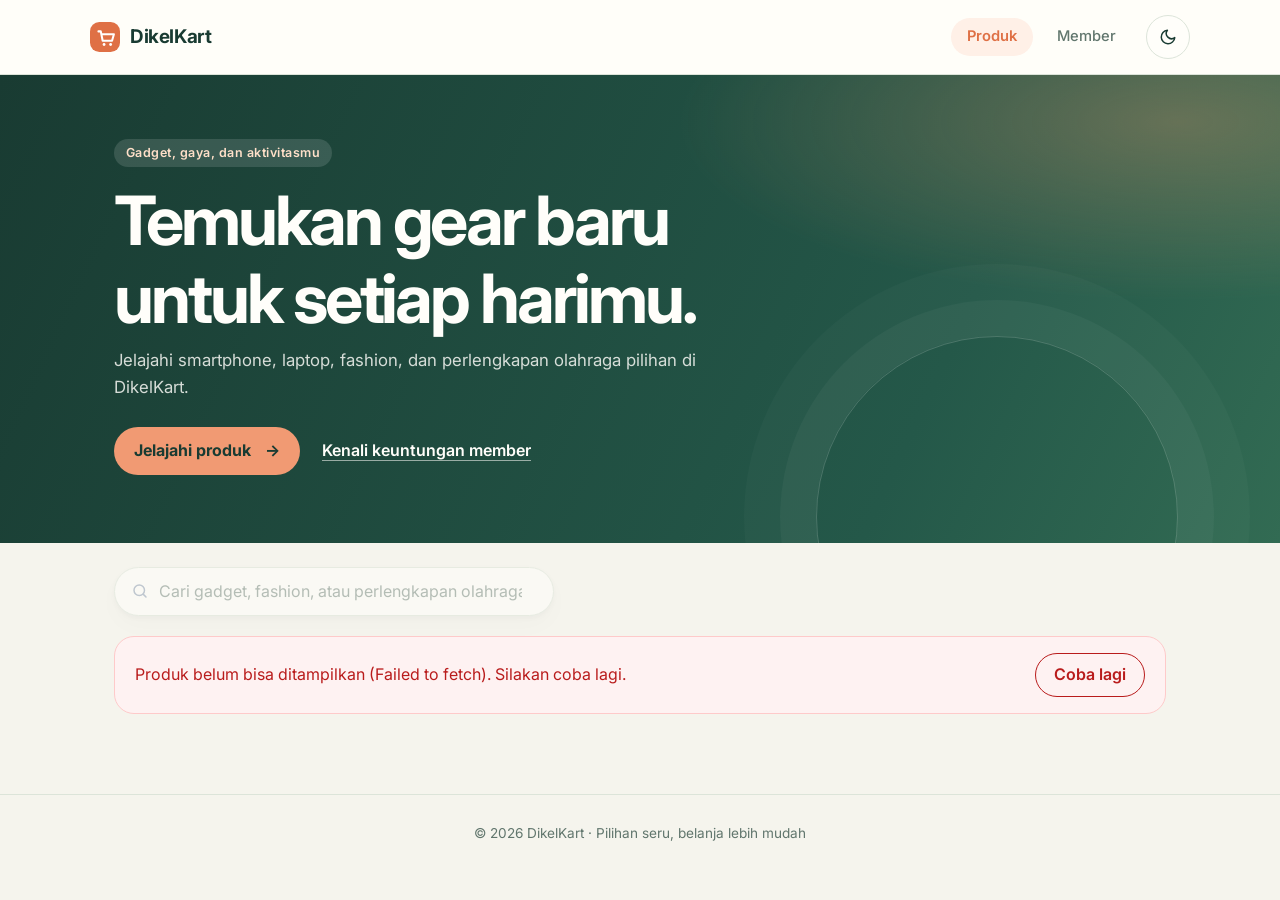
<file: index.html>
<!DOCTYPE html>
<html lang="id">
<head>
  <meta charset="UTF-8">
  <meta name="viewport" content="width=device-width, initial-scale=1.0">
  <title>DikelKart - Temukan Produk Favoritmu</title>
  <script>try{var t=localStorage.getItem("theme");if(t)document.documentElement.setAttribute("data-theme",t)}catch(e){}</script>
  <link rel="icon" type="image/svg+xml" href="favicon.svg">
  <link rel="preconnect" href="https://fonts.googleapis.com">
  <link rel="preconnect" href="https://fonts.gstatic.com" crossorigin>
  <link href="https://fonts.googleapis.com/css2?family=Inter:wght@400;500;600;700&display=swap" rel="stylesheet">
  <link rel="stylesheet" href="css/style.css">
</head>
<body>

  <nav class="nav">
    <a class="brand" href="index.html"><svg class="brand-logo" viewBox="0 0 32 32" width="30" height="30" aria-hidden="true"><rect width="32" height="32" rx="10" fill="currentColor"/><path d="M9 10h2.5l2 10h10l2-7H12" fill="none" stroke="#fff" stroke-width="2.2" stroke-linecap="round" stroke-linejoin="round"/><circle cx="15" cy="24" r="1.5" fill="#fff"/><circle cx="22" cy="24" r="1.5" fill="#fff"/></svg><span>DikelKart</span></a>
    <div class="nav-links">
      <a href="index.html" aria-current="page">Produk</a>
      <a href="form.html">Member</a>
    </div>
    <button type="button" class="theme-toggle" id="themeToggle" aria-label="Ganti mode tampilan" title="Ganti mode tampilan">
      <svg class="icon-moon" viewBox="0 0 24 24" width="18" height="18" fill="none" stroke="currentColor" stroke-width="2" stroke-linecap="round" stroke-linejoin="round" aria-hidden="true"><path d="M21 12.8A9 9 0 1 1 11.2 3a7 7 0 0 0 9.8 9.8z"/></svg>
      <svg class="icon-sun" viewBox="0 0 24 24" width="18" height="18" fill="none" stroke="currentColor" stroke-width="2" stroke-linecap="round" stroke-linejoin="round" aria-hidden="true"><circle cx="12" cy="12" r="4"/><path d="M12 2v2M12 20v2M4.9 4.9l1.4 1.4M17.7 17.7l1.4 1.4M2 12h2M20 12h2M4.9 19.1l1.4-1.4M17.7 6.3l1.4-1.4"/></svg>
    </button>
  </nav>

  <header class="hero hero--home">
    <p class="eyebrow">Gadget, gaya, dan aktivitasmu</p>
    <h1>Temukan gear baru<br>untuk setiap harimu.</h1>
    <p class="lead">Jelajahi smartphone, laptop, fashion, dan perlengkapan olahraga pilihan di DikelKart.</p>
    <div class="hero-actions">
      <a class="hero-button" href="#productGrid">Jelajahi produk <span aria-hidden="true">→</span></a>
      <a class="hero-link" href="form.html">Kenali keuntungan member</a>
    </div>
  </header>

  <section class="toolbar">
    <label for="searchInput" class="sr-only">Cari produk</label>
    <input type="search" id="searchInput" placeholder="Cari gadget, fashion, atau perlengkapan olahraga..." disabled>
    <span id="resultCount" class="count" aria-live="polite"></span>
  </section>

  <main>

    <div id="status" class="status" role="status" aria-live="polite"></div>

    <div id="productGrid" class="grid"></div>
  </main>

  <footer class="footer">
    &copy; 2026 DikelKart &middot; Pilihan seru, belanja lebih mudah
  </footer>

  <script src="js/theme.js"></script>
  <script src="js/products.js"></script>
</body>
</html>
</file>
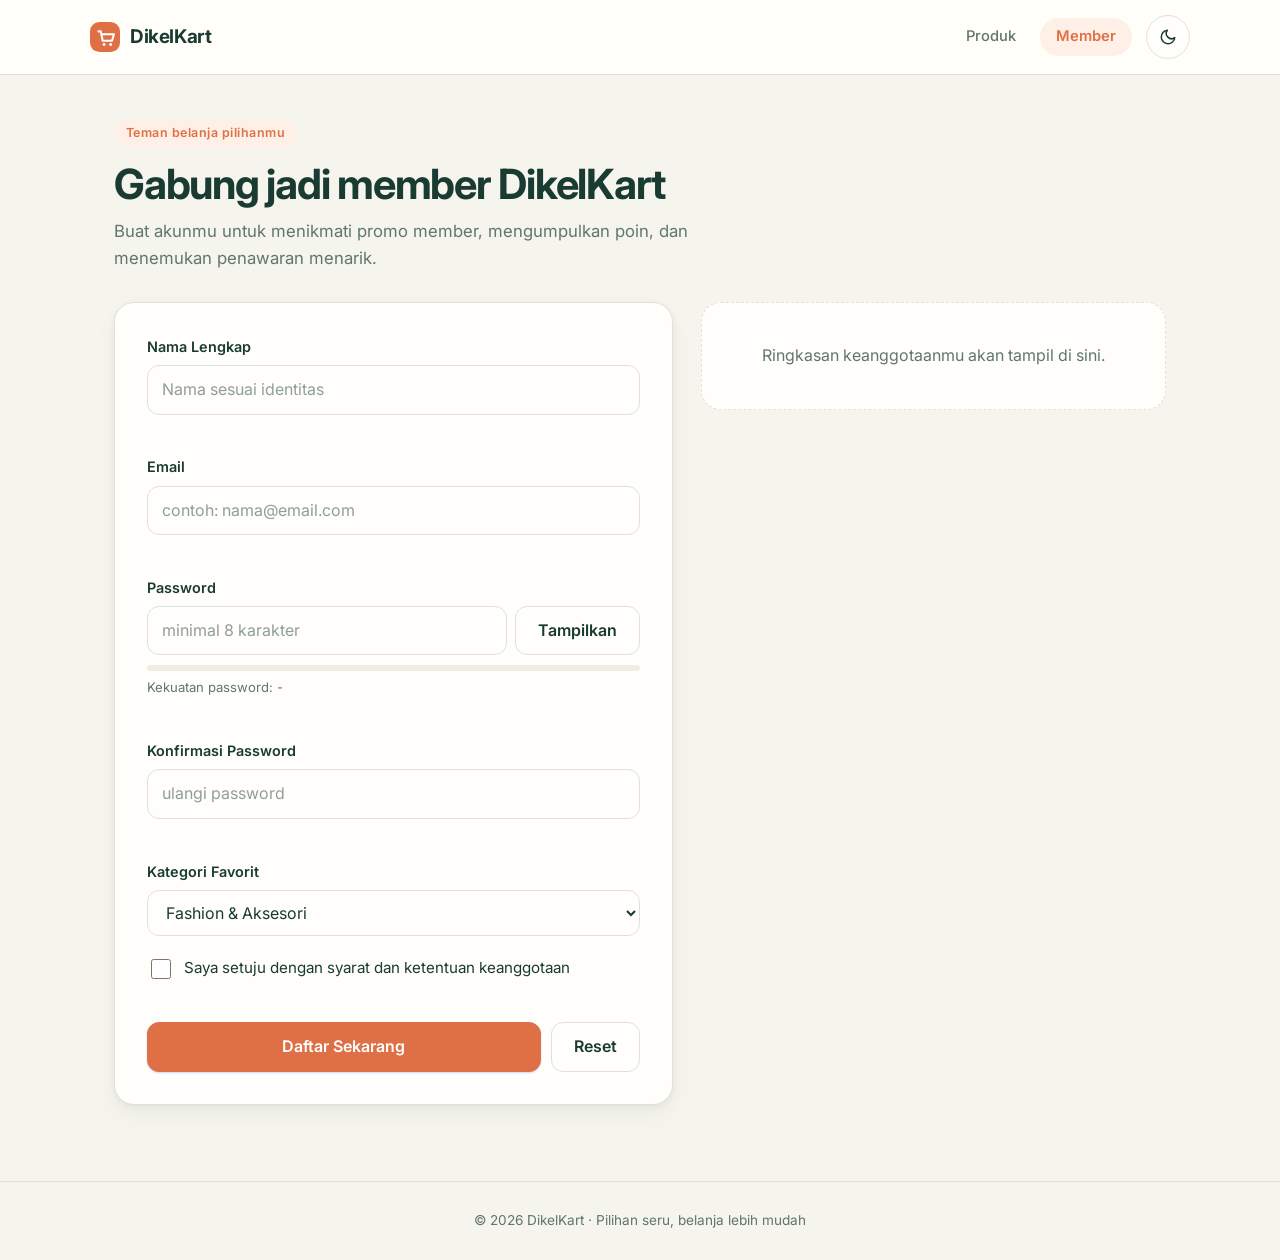
<file: form.html>
<!DOCTYPE html>
<html lang="id">
<head>
  <meta charset="UTF-8">
  <meta name="viewport" content="width=device-width, initial-scale=1.0">
  <title>Gabung Member - DikelKart</title>
  <script>try{var t=localStorage.getItem("theme");if(t)document.documentElement.setAttribute("data-theme",t)}catch(e){}</script>
  <link rel="icon" type="image/svg+xml" href="favicon.svg">
  <link rel="preconnect" href="https://fonts.googleapis.com">
  <link rel="preconnect" href="https://fonts.gstatic.com" crossorigin>
  <link href="https://fonts.googleapis.com/css2?family=Inter:wght@400;500;600;700&display=swap" rel="stylesheet">
  <link rel="stylesheet" href="css/style.css">
  <link rel="stylesheet" href="css/form.css">
</head>
<body>

  <nav class="nav">
    <a class="brand" href="index.html"><svg class="brand-logo" viewBox="0 0 32 32" width="30" height="30" aria-hidden="true"><rect width="32" height="32" rx="10" fill="currentColor"/><path d="M9 10h2.5l2 10h10l2-7H12" fill="none" stroke="#fff" stroke-width="2.2" stroke-linecap="round" stroke-linejoin="round"/><circle cx="15" cy="24" r="1.5" fill="#fff"/><circle cx="22" cy="24" r="1.5" fill="#fff"/></svg><span>DikelKart</span></a>
    <div class="nav-links">
      <a href="index.html">Produk</a>
      <a href="form.html" aria-current="page">Member</a>
    </div>
    <button type="button" class="theme-toggle" id="themeToggle" aria-label="Ganti mode tampilan" title="Ganti mode tampilan">
      <svg class="icon-moon" viewBox="0 0 24 24" width="18" height="18" fill="none" stroke="currentColor" stroke-width="2" stroke-linecap="round" stroke-linejoin="round" aria-hidden="true"><path d="M21 12.8A9 9 0 1 1 11.2 3a7 7 0 0 0 9.8 9.8z"/></svg>
      <svg class="icon-sun" viewBox="0 0 24 24" width="18" height="18" fill="none" stroke="currentColor" stroke-width="2" stroke-linecap="round" stroke-linejoin="round" aria-hidden="true"><circle cx="12" cy="12" r="4"/><path d="M12 2v2M12 20v2M4.9 4.9l1.4 1.4M17.7 17.7l1.4 1.4M2 12h2M20 12h2M4.9 19.1l1.4-1.4M17.7 6.3l1.4-1.4"/></svg>
    </button>
  </nav>

  <header class="hero hero--page">
    <p class="eyebrow">Teman belanja pilihanmu</p>
    <h1>Gabung jadi member DikelKart</h1>
    <p class="lead">Buat akunmu untuk menikmati promo member, mengumpulkan poin, dan menemukan penawaran menarik.</p>
  </header>

  <main class="form-layout">

    <form id="registerForm" novalidate>

      <div class="field">
        <label for="nama">Nama Lengkap</label>
        <input type="text" id="nama" name="nama" placeholder="Nama sesuai identitas" autocomplete="name" aria-describedby="nama-error">
        <small class="error" id="nama-error" aria-live="polite"></small>
      </div>

      <div class="field">
        <label for="email">Email</label>
        <input type="email" id="email" name="email" placeholder="contoh: nama@email.com" autocomplete="email" aria-describedby="email-error">
        <small class="error" id="email-error" aria-live="polite"></small>
      </div>

      <div class="field">
        <label for="password">Password</label>
        <div class="password-row">
          <input type="password" id="password" name="password" placeholder="minimal 8 karakter" autocomplete="new-password" aria-describedby="password-error">
          <button type="button" id="togglePassword" class="ghost-btn" aria-controls="password">Tampilkan</button>
        </div>
        <div class="strength" aria-hidden="true">
          <div class="strength-bar" id="strengthBar"></div>
        </div>
        <small class="hint" id="strengthText">Kekuatan password: -</small>
        <small class="error" id="password-error" aria-live="polite"></small>
      </div>

      <div class="field">
        <label for="konfirmasi">Konfirmasi Password</label>
        <input type="password" id="konfirmasi" name="konfirmasi" placeholder="ulangi password" autocomplete="new-password" aria-describedby="konfirmasi-error">
        <small class="error" id="konfirmasi-error" aria-live="polite"></small>
      </div>

      <div class="field">
        <label for="minat">Kategori Favorit</label>
        <select id="minat" name="minat">
          <option value="Fashion">Fashion &amp; Aksesori</option>
          <option value="Elektronik">Elektronik</option>
          <option value="Rumah">Rumah &amp; Furnitur</option>
          <option value="Kecantikan">Kecantikan &amp; Perawatan</option>
        </select>
      </div>

      <div class="field">
        <label class="check">
          <input type="checkbox" id="setuju" name="setuju" aria-describedby="setuju-error">
          <span>Saya setuju dengan syarat dan ketentuan keanggotaan</span>
        </label>
        <small class="error" id="setuju-error" aria-live="polite"></small>
      </div>

      <div class="actions">
        <button type="submit" class="primary-btn">Daftar Sekarang</button>
        <button type="reset" class="ghost-btn" id="resetBtn">Reset</button>
      </div>
    </form>

    <aside class="result-panel" aria-live="polite">
      <div id="formMessage" class="form-message" hidden></div>
      <div id="resultCard" class="result-card" hidden></div>
      <p id="placeholderText" class="placeholder">Ringkasan keanggotaanmu akan tampil di sini.</p>
    </aside>

  </main>

  <footer class="footer">
    &copy; 2026 DikelKart &middot; Pilihan seru, belanja lebih mudah
  </footer>

  <script src="js/theme.js"></script>
  <script src="js/form.js"></script>
</body>
</html>
</file>
<file: css/style.css>
:root {

  --bg: #f5f4ed;
  --surface: #fffefa;
  --surface-2: #eeeee4;
  --ink: #193b32;
  --muted: #61766d;
  --line: #dce4d9;
  --accent: #df7045;
  --accent-dark: #c95731;
  --accent-soft: #fff0e7;
  --on-accent: #ffffff;
  --danger: #b91c1c;
  --danger-bg: #fef2f2;
  --danger-line: #fecaca;
  --ok: #047857;
  --ok-bg: #ecfdf5;
  --ok-line: #a7f3d0;
  --ring: rgba(223, 112, 69, 0.3);

  --radius: 20px;
  --radius-sm: 12px;
  --shadow: 0 2px 6px rgba(25, 59, 50, 0.06), 0 10px 24px rgba(25, 59, 50, 0.04);
  --shadow-hover: 0 8px 18px rgba(25, 59, 50, 0.08), 0 18px 34px rgba(25, 59, 50, 0.1);

  --ease: cubic-bezier(0.2, 0.7, 0.2, 1);
}

:root[data-theme="dark"] {
  color-scheme: dark;
  --bg: #101b18;
  --surface: #192722;
  --surface-2: #22332c;
  --ink: #f2f4e9;
  --muted: #b0beb4;
  --line: #34463d;
  --accent: #f19a73;
  --accent-dark: #f5b08f;
  --accent-soft: #39291f;
  --on-accent: #18251f;
  --danger: #fca5a5;
  --danger-bg: #2a1417;
  --danger-line: #5b2227;
  --ok: #6ee7b7;
  --ok-bg: #0f2a22;
  --ok-line: #1f5a46;
  --ring: rgba(241, 154, 115, 0.38);
  --shadow: 0 1px 2px rgba(0, 0, 0, 0.4);
  --shadow-hover: 0 12px 28px rgba(0, 0, 0, 0.45);
}

* { box-sizing: border-box; }

html { -webkit-text-size-adjust: 100%; }

body {
  margin: 0;
  font-family: "Inter", system-ui, -apple-system, "Segoe UI", Roboto, sans-serif;
  font-size: 16px;
  background: var(--bg);
  color: var(--ink);
  line-height: 1.6;
  -webkit-font-smoothing: antialiased;
}

code {
  background: var(--surface-2);
  border: 1px solid var(--line);
  padding: 1px 7px;
  border-radius: 6px;
  font-family: ui-monospace, SFMono-Regular, Menlo, Consolas, monospace;
  font-size: 0.88em;
}

.sr-only {
  position: absolute;
  width: 1px;
  height: 1px;
  overflow: hidden;
  clip: rect(0 0 0 0);
  white-space: nowrap;
}

.theme-toggle {
  display: inline-flex;
  align-items: center;
  justify-content: center;
  width: 44px;
  height: 44px;
  margin-left: 10px;
  border: 1px solid var(--line);
  border-radius: 50%;
  background: var(--surface);
  color: var(--ink);
  cursor: pointer;
  transition: background 0.2s var(--ease), border-color 0.2s var(--ease);
}

.theme-toggle:hover { background: var(--surface-2); border-color: var(--accent); }
.theme-toggle:focus-visible { outline: 3px solid var(--ring); outline-offset: 2px; }

.theme-toggle .icon-sun { display: none; }
:root[data-theme="dark"] .theme-toggle .icon-moon { display: none; }
:root[data-theme="dark"] .theme-toggle .icon-sun { display: block; }

a:focus-visible,
button:focus-visible {
  outline: 3px solid var(--ring);
  outline-offset: 2px;
}

.nav {
  position: sticky;
  top: 0;
  z-index: 10;
  display: flex;
  align-items: center;
  justify-content: space-between;
  padding: 12px 24px;
  background: color-mix(in srgb, var(--surface) 85%, transparent);
  -webkit-backdrop-filter: saturate(160%) blur(10px);
  backdrop-filter: saturate(160%) blur(10px);
  border-bottom: 1px solid var(--line);
}

.brand {
  display: inline-flex;
  align-items: center;
  gap: 10px;
  color: var(--ink);
  font-weight: 700;
  font-size: 1.1rem;
  letter-spacing: -0.02em;
  text-decoration: none;
  white-space: nowrap;
}

.brand-logo {
  flex: none;
  color: var(--accent);
}

.nav-links {
  margin-left: auto;
  display: flex;
  gap: 4px;
  padding: 4px;
  background: var(--surface-2);
  border-radius: 999px;
}

.nav-links a {
  padding: 7px 16px;
  border-radius: 999px;
  color: var(--muted);
  text-decoration: none;
  font-size: 0.92rem;
  font-weight: 500;
  transition: background 0.2s var(--ease), color 0.2s var(--ease);
}

.nav-links a:hover { color: var(--ink); }

.nav-links a[aria-current="page"] {
  background: var(--surface);
  color: var(--accent);
  font-weight: 600;
  box-shadow: var(--shadow);
}

.hero {
  max-width: 1100px;
  margin: 0 auto;
  padding: 56px 24px 24px;
}

.eyebrow {
  display: inline-block;
  margin: 0 0 14px;
  padding: 4px 12px;
  border-radius: 999px;
  background: var(--accent-soft);
  font-size: 0.78rem;
  font-weight: 600;
  letter-spacing: 0.04em;
  color: var(--accent);
}

.hero h1 {
  margin: 0 0 10px;
  font-size: clamp(1.9rem, 4vw, 2.6rem);
  line-height: 1.15;
  letter-spacing: -0.03em;
  font-weight: 700;
}

.lead {
  margin: 0;
  max-width: 60ch;
  color: var(--muted);
  font-size: 1.05rem;
}

.toolbar {
  max-width: 1100px;
  margin: 0 auto;
  padding: 12px 24px 20px;
  display: flex;
  align-items: center;
  gap: 16px;
  flex-wrap: wrap;
}

.toolbar input {
  flex: 1 1 280px;
  max-width: 440px;
  min-height: 46px;
  padding: 11px 16px 11px 44px;
  border: 1px solid var(--line);
  border-radius: 999px;
  background: var(--surface)
    url("data:image/svg+xml,%3Csvg xmlns='http://www.w3.org/2000/svg' width='18' height='18' viewBox='0 0 24 24' fill='none' stroke='%2394a3b8' stroke-width='2' stroke-linecap='round' stroke-linejoin='round'%3E%3Ccircle cx='11' cy='11' r='7'/%3E%3Cpath d='m20 20-3.5-3.5'/%3E%3C/svg%3E")
    no-repeat 16px center;
  color: var(--ink);
  font: inherit;
  box-shadow: var(--shadow);
  transition: border-color 0.2s var(--ease), box-shadow 0.2s var(--ease);
}

.toolbar input::placeholder { color: var(--muted); opacity: 0.8; }

.toolbar input:focus {
  outline: none;
  border-color: var(--accent);
  box-shadow: 0 0 0 4px var(--ring);
}

.toolbar input:disabled { opacity: 0.55; cursor: not-allowed; }

.count { color: var(--muted); font-size: 0.9rem; font-weight: 500; }

main {
  max-width: 1100px;
  margin: 0 auto;
  padding: 0 24px 64px;
}

.status {
  display: none;
  align-items: center;
  gap: 12px;
  padding: 16px 20px;
  border: 1px solid var(--line);
  border-radius: var(--radius);
  background: var(--surface);
  color: var(--muted);
}

.status.visible { display: flex; }

.status.error {
  border-color: var(--danger-line);
  background: var(--danger-bg);
  color: var(--danger);
}

.spinner {
  width: 18px;
  height: 18px;
  border: 3px solid var(--line);
  border-top-color: var(--accent);
  border-radius: 50%;
  animation: spin 0.8s linear infinite;
  flex: none;
}

@keyframes spin { to { transform: rotate(360deg); } }

.retry-btn {
  margin-left: auto;
  min-height: 40px;
  padding: 8px 18px;
  border: 1px solid currentColor;
  border-radius: 999px;
  background: transparent;
  color: inherit;
  font: inherit;
  font-weight: 600;
  cursor: pointer;
  transition: background 0.2s var(--ease);
}

.retry-btn:hover { background: rgba(185, 28, 28, 0.1); }

.grid {
  display: grid;
  grid-template-columns: repeat(auto-fill, minmax(230px, 1fr));
  gap: 20px;
  margin-top: 4px;
}

.card {
  display: flex;
  flex-direction: column;
  background: var(--surface);
  border: 1px solid var(--line);
  border-radius: var(--radius);
  box-shadow: var(--shadow);
  overflow: hidden;
  transition: transform 0.25s var(--ease), box-shadow 0.25s var(--ease),
    border-color 0.25s var(--ease);
  animation: rise 0.4s var(--ease) both;
}

.card:hover {
  transform: translateY(-4px);
  border-color: color-mix(in srgb, var(--accent) 35%, var(--line));
  box-shadow: var(--shadow-hover);
}

@keyframes rise {
  from { opacity: 0; transform: translateY(10px); }
  to   { opacity: 1; transform: translateY(0); }
}

.thumb {
  aspect-ratio: 1 / 1;
  background: var(--surface-2);
  display: flex;
  align-items: center;
  justify-content: center;
  overflow: hidden;
}

.thumb img {
  width: 100%;
  height: 100%;
  object-fit: contain;
  transition: transform 0.35s var(--ease);
}

.card:hover .thumb img { transform: scale(1.05); }

.card-body {
  display: flex;
  flex-direction: column;
  align-items: flex-start;
  gap: 8px;
  padding: 16px 18px 18px;
  flex: 1;
}

.card-category {
  padding: 3px 10px;
  border-radius: 999px;
  background: var(--accent-soft);
  font-size: 0.72rem;
  font-weight: 600;
  letter-spacing: 0.04em;
  text-transform: capitalize;
  color: var(--accent);
}

.card-title {
  margin: 0;
  font-size: 1rem;
  font-weight: 600;
  line-height: 1.35;
  letter-spacing: -0.01em;
}

.card-price {
  margin-top: auto;
  padding-top: 8px;
  font-size: 1.25rem;
  font-weight: 700;
  letter-spacing: -0.02em;
  color: var(--ink);
}

.footer {
  padding: 28px 24px;
  text-align: center;
  color: var(--muted);
  font-size: 0.85rem;
  border-top: 1px solid var(--line);
}

@media (max-width: 560px) {
  .nav { padding: 10px 16px; }
  .brand { font-size: 1rem; gap: 8px; }
  .brand-logo { width: 26px; height: 26px; }
  .nav-links a { padding: 7px 11px; font-size: 0.85rem; white-space: nowrap; }
  .theme-toggle { width: 40px; height: 40px; margin-left: 6px; flex: none; }
  .hero { padding: 36px 16px 16px; }
  .toolbar, main { padding-left: 16px; padding-right: 16px; }
  .grid { grid-template-columns: repeat(2, minmax(0, 1fr)); gap: 12px; }
  .card-body { padding: 12px 14px 14px; }
}

@media (prefers-reduced-motion: reduce) {
  *, *::before, *::after {
    animation-duration: 0.01ms !important;
    animation-iteration-count: 1 !important;
    transition-duration: 0.01ms !important;
  }
  .card:hover { transform: none; }
}

.nav {
  padding: 14px max(20px, calc((100% - 1100px) / 2));
  background: color-mix(in srgb, var(--surface) 94%, transparent);
}

.brand { font-size: 1.18rem; }

.nav-links {
  background: transparent;
  gap: 8px;
}

.nav-links a[aria-current="page"] {
  background: var(--accent-soft);
  box-shadow: none;
}

.hero--home {
  position: relative;
  isolation: isolate;
  overflow: hidden;
  max-width: none;
  padding: 64px max(24px, calc((100% - 1052px) / 2)) 68px;
  background:
    radial-gradient(ellipse at 92% 10%, rgba(245, 160, 111, 0.3), transparent 30%),
    linear-gradient(115deg, #193b32 0%, #245849 72%, #326b53 100%);
  color: #fffefa;
}

.hero--home::after {
  position: absolute;
  z-index: -1;
  right: max(8%, calc((100% - 1160px) / 2));
  bottom: -155px;
  width: 360px;
  height: 360px;
  border: 1px solid rgba(255, 254, 250, 0.18);
  border-radius: 50%;
  box-shadow: 0 0 0 36px rgba(255, 254, 250, 0.035), 0 0 0 72px rgba(255, 254, 250, 0.025);
  content: "";
}

.hero--home .eyebrow {
  background: rgba(255, 254, 250, 0.13);
  color: #ffe0c9;
}

.hero--home h1 {
  max-width: 720px;
  font-size: clamp(2.35rem, 6vw, 4.25rem);
  letter-spacing: -0.045em;
}

.hero--home .lead {
  max-width: 54ch;
  color: rgba(255, 254, 250, 0.82);
}

.hero-actions {
  display: flex;
  align-items: center;
  gap: 22px;
  flex-wrap: wrap;
  margin-top: 26px;
}

.hero-button {
  display: inline-flex;
  min-height: 48px;
  align-items: center;
  gap: 14px;
  padding: 11px 20px;
  border-radius: 999px;
  background: #f19a73;
  color: #193b32;
  font-weight: 700;
  text-decoration: none;
  transition: transform 0.2s var(--ease), background 0.2s var(--ease);
}

.hero-button:hover {
  transform: translateY(-2px);
  background: #f7ae8c;
}

.hero-link {
  color: #fffefa;
  font-weight: 600;
  text-decoration-color: rgba(255, 254, 250, 0.55);
  text-underline-offset: 4px;
}

.hero-link:hover { text-decoration-color: currentColor; }

.hero--page {
  padding-top: 44px;
  padding-bottom: 30px;
}

.toolbar { padding-top: 24px; }

.grid { gap: 22px; }

.card { border-radius: var(--radius); }

.thumb {
  background: linear-gradient(145deg, var(--surface-2), var(--surface));
}

.card-body { padding: 18px 20px 20px; }

.card-price { color: var(--accent-dark); }

.footer { margin-top: 12px; }

@media (max-width: 560px) {
  .nav { padding: 10px 16px; }
  .hero--home { padding: 42px 20px 48px; }
  .hero--home h1 { font-size: clamp(2.15rem, 10vw, 3.2rem); }
  .hero-actions { align-items: flex-start; flex-direction: column; gap: 16px; }
  .hero--page { padding: 34px 20px 20px; }
  .grid { gap: 12px; }
  .card-body { padding: 12px 14px 14px; }
}
</file>
<file: css/form.css>
.form-layout {
  display: grid;
  grid-template-columns: minmax(0, 1.2fr) minmax(0, 1fr);
  gap: 28px;
  align-items: start;
}

#registerForm {
  background: var(--surface);
  border: 1px solid var(--line);
  border-radius: var(--radius);
  box-shadow: var(--shadow);
  padding: 32px;
}

.field { margin-bottom: 20px; }

.field label {
  display: block;
  margin-bottom: 7px;
  font-weight: 600;
  font-size: 0.9rem;
}

.field input[type="text"],
.field input[type="email"],
.field input[type="password"],
.field select {
  width: 100%;
  min-height: 46px;
  padding: 11px 14px;
  border: 1px solid var(--line);
  border-radius: var(--radius-sm);
  background: var(--surface);
  font: inherit;
  color: var(--ink);
  transition: border-color 0.2s var(--ease), box-shadow 0.2s var(--ease),
    background 0.2s var(--ease);
}

.field input::placeholder { color: var(--muted); opacity: 0.7; }

.field input:hover,
.field select:hover { border-color: color-mix(in srgb, var(--accent) 40%, var(--line)); }

.field input:focus,
.field select:focus {
  outline: none;
  border-color: var(--accent);
  box-shadow: 0 0 0 4px var(--ring);
}

.field select { cursor: pointer; }

.field input[aria-invalid="true"] {
  border-color: var(--danger);
  background: var(--danger-bg);
}

.field input[aria-invalid="true"]:focus {
  box-shadow: 0 0 0 4px color-mix(in srgb, var(--danger) 25%, transparent);
}

.field input[aria-invalid="false"] {
  border-color: var(--ok);
}

.error {
  display: block;
  min-height: 1.2em;
  margin-top: 5px;
  font-size: 0.82rem;
  font-weight: 500;
  color: var(--danger);
}

.hint {
  display: block;
  margin-top: 6px;
  font-size: 0.82rem;
  color: var(--muted);
}

.password-row { display: flex; gap: 8px; }
.password-row input { flex: 1; }
.password-row .ghost-btn { min-width: 112px; }

.strength {
  height: 6px;
  margin-top: 10px;
  border-radius: 999px;
  background: var(--surface-2);
  overflow: hidden;
}

.strength-bar {
  height: 100%;
  width: 0;
  border-radius: 999px;
  background: var(--danger);
  transition: width 0.3s var(--ease), background 0.3s var(--ease);
}

.strength-bar[data-level="1"] { width: 25%; background: #ef4444; }
.strength-bar[data-level="2"] { width: 50%; background: #f59e0b; }
.strength-bar[data-level="3"] { width: 75%; background: #84cc16; }
.strength-bar[data-level="4"] { width: 100%; background: #10b981; }

.field .check {
  display: flex;
  align-items: center;
  gap: 10px;
  margin: 0;
  font-weight: 400;
  font-size: 0.95rem;
  cursor: pointer;
}

.check input {
  width: 20px;
  height: 20px;
  flex: none;
  accent-color: var(--accent);
  cursor: pointer;
}

.check input:focus-visible {
  outline: 3px solid var(--ring);
  outline-offset: 2px;
}

.actions { display: flex; gap: 10px; margin-top: 12px; }

.primary-btn,
.ghost-btn {
  min-height: 46px;
  padding: 11px 22px;
  border-radius: var(--radius-sm);
  font: inherit;
  font-weight: 600;
  cursor: pointer;
  transition: background 0.2s var(--ease), border-color 0.2s var(--ease),
    transform 0.15s var(--ease), box-shadow 0.2s var(--ease);
}

.primary-btn {
  flex: 1;
  border: 1px solid var(--accent);
  background: var(--accent);
  color: var(--on-accent);
  box-shadow: 0 1px 2px rgba(37, 99, 235, 0.25);
}

.primary-btn:hover { background: var(--accent-dark); border-color: var(--accent-dark); }
.primary-btn:active { transform: translateY(1px); }

.ghost-btn {
  border: 1px solid var(--line);
  background: var(--surface);
  color: var(--ink);
}

.ghost-btn:hover {
  background: var(--surface-2);
  border-color: color-mix(in srgb, var(--accent) 30%, var(--line));
}

.primary-btn:focus-visible,
.ghost-btn:focus-visible {
  outline: 3px solid var(--ring);
  outline-offset: 2px;
}

.result-panel {
  position: sticky;
  top: 84px;
  display: flex;
  flex-direction: column;
  gap: 14px;
}

.placeholder {
  margin: 0;
  padding: 40px 24px;
  border: 1.5px dashed var(--line);
  border-radius: var(--radius);
  background: var(--surface);
  text-align: center;
  color: var(--muted);
}

.form-message {
  padding: 13px 18px;
  border: 1px solid transparent;
  border-radius: var(--radius-sm);
  font-weight: 600;
  font-size: 0.95rem;
}

.form-message[hidden] { display: none; }

.form-message.success { background: var(--ok-bg); border-color: var(--ok-line); color: var(--ok); }
.form-message.fail { background: var(--danger-bg); border-color: var(--danger-line); color: var(--danger); }

.result-card {
  background: var(--surface);
  border: 1px solid var(--line);
  border-radius: var(--radius);
  box-shadow: var(--shadow);
  padding: 24px;
  animation: rise 0.4s var(--ease) both;
}

.result-card[hidden] { display: none; }

.result-card h2 { margin: 0 0 4px; font-size: 1.3rem; letter-spacing: -0.02em; }
.result-card .subtitle { margin: 0 0 16px; color: var(--muted); font-size: 0.88rem; }

.result-card dl { margin: 0; }

.result-card .row {
  display: flex;
  justify-content: space-between;
  gap: 16px;
  padding: 11px 0;
  border-top: 1px solid var(--line);
  font-size: 0.95rem;
}

.result-card dt { color: var(--muted); }
.result-card dd { margin: 0; font-weight: 600; text-align: right; word-break: break-word; }

@media (max-width: 800px) {
  .form-layout { grid-template-columns: 1fr; }
  .result-panel { position: static; }
  #registerForm { padding: 22px 18px; }
  .password-row .ghost-btn { min-width: 104px; padding-left: 12px; padding-right: 12px; }
}
</file>
